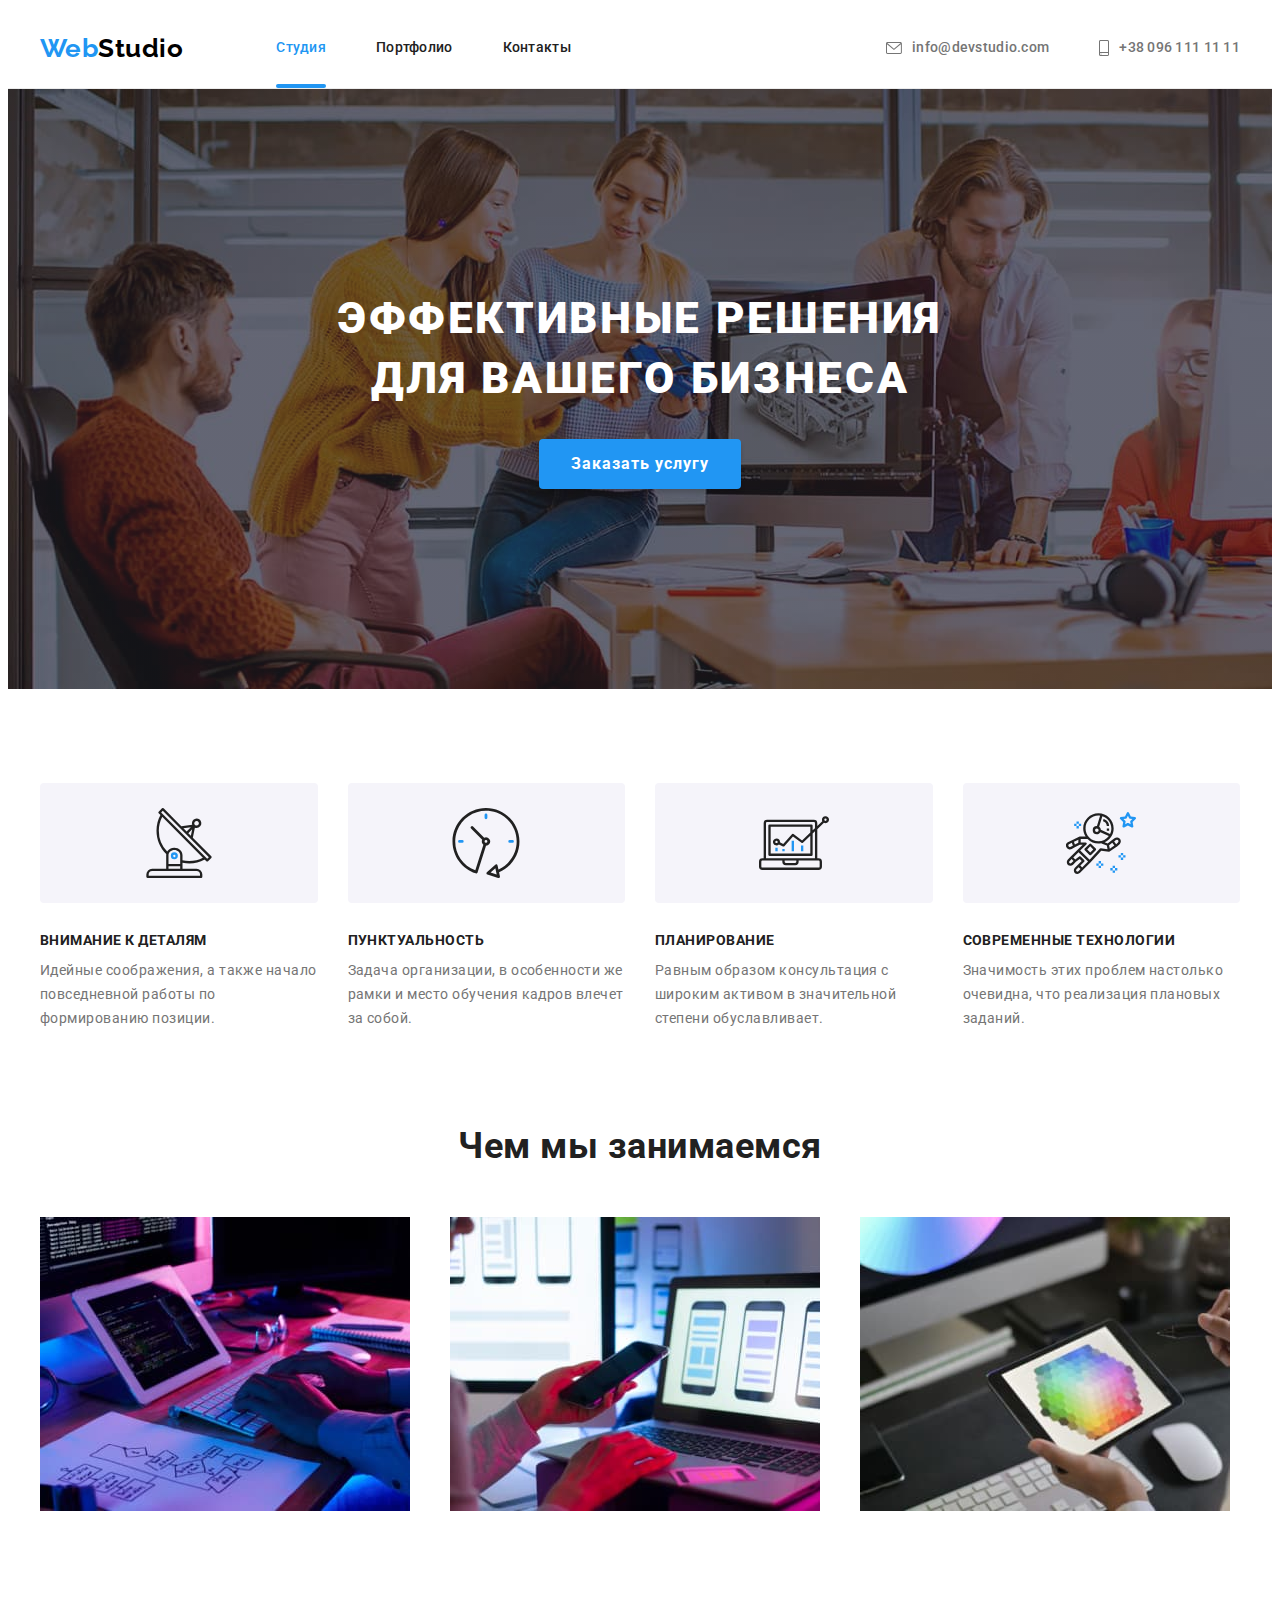
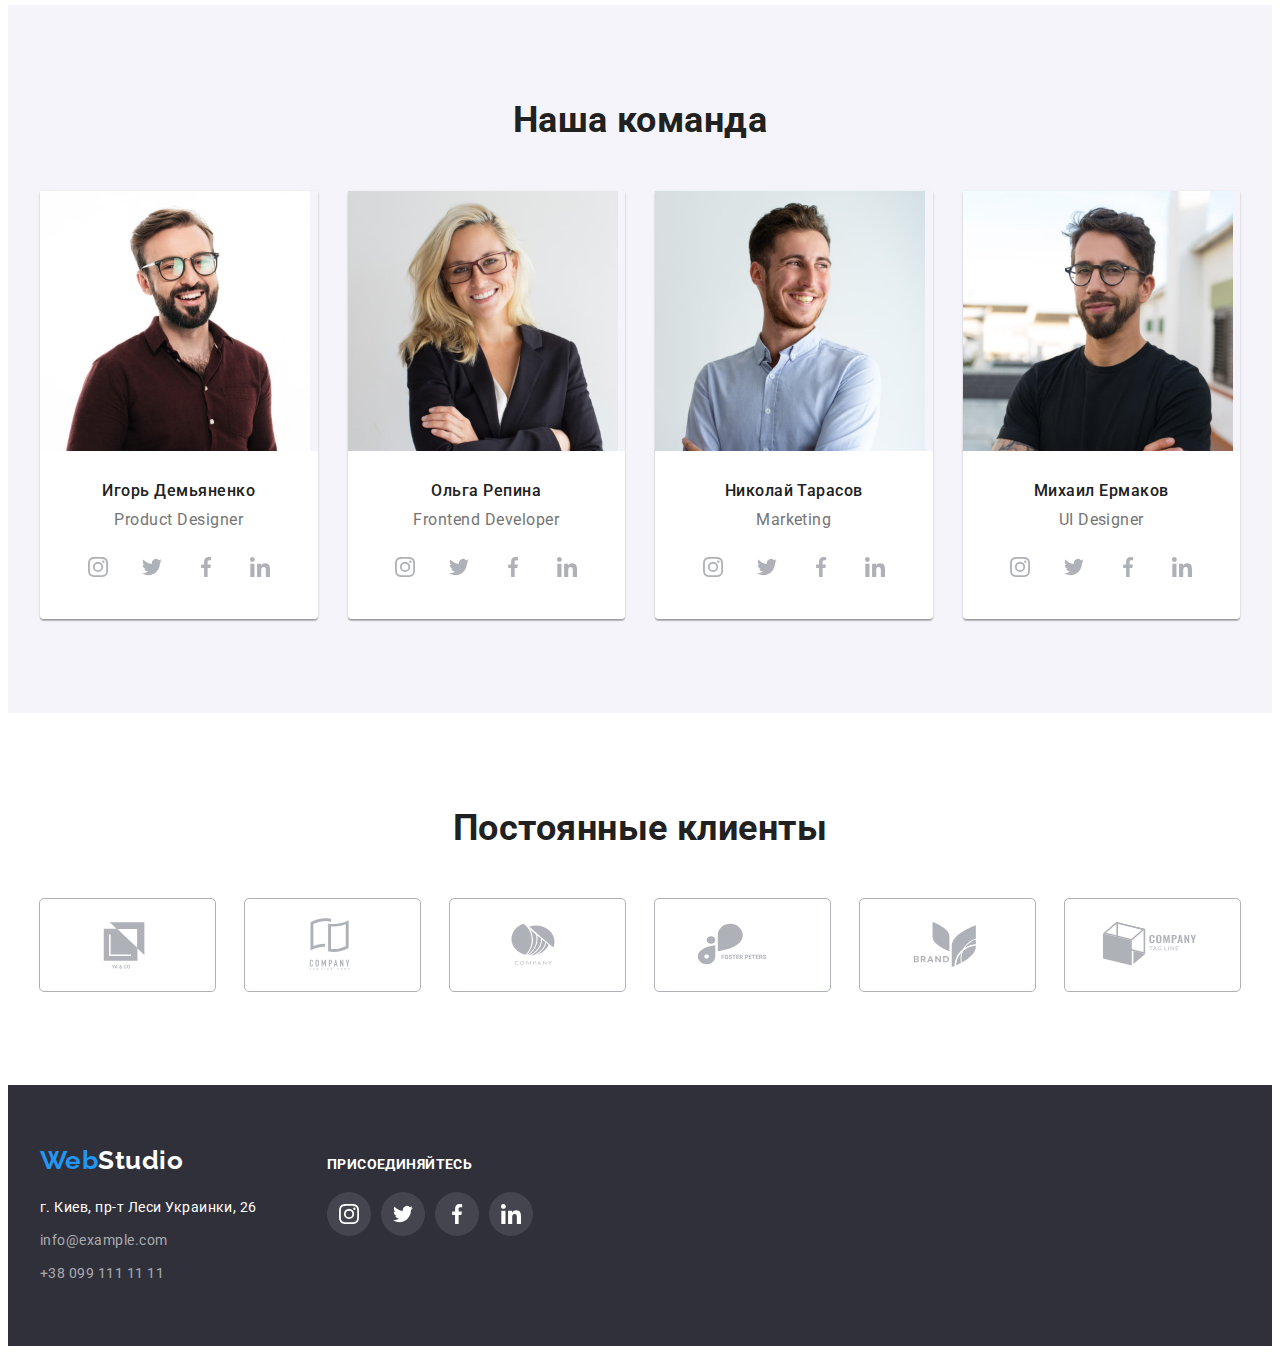
<file: index.html>
<!DOCTYPE html>
<html lang="ru">
  <head>
    <meta charset="UTF-8" />
    <meta http-equiv="X-UA-Compatible" content="IE=edge" />
    <meta name="viewport" content="width=device-width, initial-scale=1.0" />
    <link rel="preconnect" href="https://fonts.googleapis.com" />
    <link rel="preconnect" href="https://fonts.gstatic.com" crossorigin />
    <link
      href="https://fonts.googleapis.com/css2?family=Raleway:wght@700&family=Roboto:wght@400;500;700;900&display=swap"
      rel="stylesheet"
    />
    <link
      rel="stylesheet"
      href="https://cdnjs.cloudflare.com/ajax/libs/modern-normalize/1.1.0/modern-normalize.min.css"
      integrity="sha512-wpPYUAdjBVSE4KJnH1VR1HeZfpl1ub8YT/NKx4PuQ5NmX2tKuGu6U/JRp5y+Y8XG2tV+wKQpNHVUX03MfMFn9Q=="
      crossorigin="anonymous"
      referrerpolicy="no-referrer"
    />
    <link rel="stylesheet" href="./css/styles.css" />
    <title>WebStudio</title>
  </head>

  <body>
    <header class="main_header">
      <div class="container nav_header">
        <nav class="main_nav">
          <a href="./" lang="en" class="logo decoration margin_logo"
            ><span class="accent">Web</span>Studio</a
          >
          <ul class="site_nav list">
            <li class="item"><a href="./index.html" class="link current decoration">Студия</a></li>
            <li class="item"><a href="./portfolio.html" class="link decoration">Портфолио</a></li>
            <li class="item"><a href="" class="link decoration">Контакты</a></li>
          </ul>
        </nav>
        <ul class="contact_nav list">
          <li class="item">
            <a href="mailto:info@devstudio.com" class="link decoration">
              <svg width="16" height="12" class="contact_icon">
                <use href="./images/icons.svg#envelope"></use>
              </svg>
              info@devstudio.com
            </a>
          </li>
          <li class="item">
            <a href="tel:+380961111111" class="link decoration">
              <svg width="10" height="16" class="contact_icon">
                <use href="./images/icons.svg#smartphone"></use>
              </svg>
              +38 096 111 11 11
            </a>
          </li>
        </ul>
      </div>
    </header>

    <main>
      <section class="hero">
        <div class="container">
          <h1 class="hero_title">Эффективные решения для вашего бизнеса</h1>
          <button type="button" class="btn primary" data-modal-open>Заказать услугу</button>
        </div>
      </section>

      <!-- Main -->
      <section class="section no-padding">
        <div class="container">
          <h2 style="display: none" class="section_title none">Преимущества</h2>
          <ul class="section_items list no-margin">
            <li class="item block">
              <div class="icon_thumb">
                <svg width="70" height="70">
                  <use href="./images/icons.svg#antenna"></use>
                </svg>
              </div>
              <h3 class="title">Внимание к деталям</h3>
              <p class="text">
                Идейные соображения, а также начало повседневной работы по формированию позиции.
              </p>
            </li>
            <li class="item block">
              <div class="icon_thumb">
                <svg width="70" height="70">
                  <use href="./images/icons.svg#clock"></use>
                </svg>
              </div>
              <h3 class="title">Пунктуальность</h3>
              <p class="text">
                Задача организации, в особенности же рамки и место обучения кадров влечет за собой.
              </p>
            </li>
            <li class="item block">
              <div class="icon_thumb">
                <svg width="70" height="70">
                  <use href="./images/icons.svg#diagram"></use>
                </svg>
              </div>
              <h3 class="title">Планирование</h3>
              <p class="text">
                Равным образом консультация с широким активом в значительной степени обуславливает.
              </p>
            </li>
            <li class="item block">
              <div class="icon_thumb">
                <svg width="70" height="70">
                  <use href="./images/icons.svg#astronaut"></use>
                </svg>
              </div>
              <h3 class="title">Современные технологии</h3>
              <p class="text">
                Значимость этих проблем настолько очевидна, что реализация плановых заданий.
              </p>
            </li>
          </ul>
        </div>
      </section>
      <section class="section">
        <div class="container">
          <h2 class="section_title">Чем мы занимаемся</h2>
          <ul class="section_items list">
            <li class="item">
              <a href=""><img src="./images/box-1.jpg" alt="Набирає команда" width="370" /></a>
            </li>
            <li class="item">
              <a href=""><img src="./images/box-2.jpg" alt="Переглядає дизайн" width="370" /></a>
            </li>
            <li class="item">
              <a href=""
                ><img src="./images/box-3.jpg" alt="Розглядає палітру кольорів" width="370"
              /></a>
            </li>
          </ul>
        </div>
      </section>

      <!-- Comand -->
      <section class="section bg_color">
        <div class="container">
          <h2 class="section_title">Наша команда</h2>
          <ul class="section_items list shadow">
            <li class="item block">
              <div class="card_thumb">
                <img src="./images/img-1.jpg" alt="чоловік" width="270" />
              </div>
              <div class="card_content">
                <h3 class="name">Игорь Демьяненко</h3>
                <p class="text desc">Product Designer</p>
                <ul class="icon_social list">
                  <li class="item">
                    <a
                      href="https://www.instagram.com"
                      target="_blank"
                      rel="noopener noreferrer"
                      class="social_link"
                    >
                      <svg width="20" height="20" class="icon">
                        <use href="./images/icons.svg#instagram"></use>
                      </svg>
                    </a>
                  </li>
                  <li class="item">
                    <a
                      href="https://twitter.com"
                      target="_blank"
                      rel="noopener noreferrer"
                      class="social_link"
                    >
                      <svg width="20" height="20" class="icon">
                        <use href="./images/icons.svg#twitter"></use>
                      </svg>
                    </a>
                  </li>
                  <li class="item">
                    <a
                      href="https://facebook.com"
                      target="_blank"
                      rel="noopener noreferrer"
                      class="social_link"
                    >
                      <svg width="20" height="20" class="icon">
                        <use href="./images/icons.svg#facebook"></use>
                      </svg>
                    </a>
                  </li>
                  <li class="item">
                    <a
                      href="https://www.linkedin.com"
                      target="_blank"
                      rel="noopener noreferrer"
                      class="social_link"
                    >
                      <svg width="20" height="20" class="icon">
                        <use href="./images/icons.svg#linkedin"></use>
                      </svg>
                    </a>
                  </li>
                </ul>
              </div>
            </li>
            <li class="item block">
              <div class="card_thumb">
                <img src="./images/img-2.jpg" alt="жінка" width="270" />
              </div>
              <div class="card_content">
                <h3 class="name">Ольга Репина</h3>
                <p class="text desc">Frontend Developer</p>
                <ul class="icon_social list">
                  <li class="item">
                    <a
                      href="https://www.instagram.com"
                      target="_blank"
                      rel="noopener noreferrer"
                      class="social_link"
                    >
                      <svg width="20" height="20" class="icon">
                        <use href="./images/icons.svg#instagram"></use>
                      </svg>
                    </a>
                  </li>
                  <li class="item">
                    <a
                      href="https://twitter.com"
                      target="_blank"
                      rel="noopener noreferrer"
                      class="social_link"
                    >
                      <svg width="20" height="20" class="icon">
                        <use href="./images/icons.svg#twitter"></use>
                      </svg>
                    </a>
                  </li>
                  <li class="item">
                    <a
                      href="https://facebook.com"
                      target="_blank"
                      rel="noopener noreferrer"
                      class="social_link"
                    >
                      <svg width="20" height="20" class="icon">
                        <use href="./images/icons.svg#facebook"></use>
                      </svg>
                    </a>
                  </li>
                  <li class="item">
                    <a
                      href="https://www.linkedin.com"
                      target="_blank"
                      rel="noopener noreferrer"
                      class="social_link"
                    >
                      <svg width="20" height="20" class="icon">
                        <use href="./images/icons.svg#linkedin"></use>
                      </svg>
                    </a>
                  </li>
                </ul>
              </div>
            </li>
            <li class="item block">
              <div class="card_thumb">
                <img src="./images/img-3.jpg" alt="чоловік" width="270" />
              </div>
              <div class="card_content">
                <h3 class="name">Николай Тарасов</h3>
                <p class="text desc">Marketing</p>
                <ul class="icon_social list">
                  <li class="item">
                    <a
                      href="https://www.instagram.com"
                      target="_blank"
                      rel="noopener noreferrer"
                      class="social_link"
                    >
                      <svg width="20" height="20" class="icon">
                        <use href="./images/icons.svg#instagram"></use>
                      </svg>
                    </a>
                  </li>
                  <li class="item">
                    <a
                      href="https://twitter.com"
                      target="_blank"
                      rel="noopener noreferrer"
                      class="social_link"
                    >
                      <svg width="20" height="20" class="icon">
                        <use href="./images/icons.svg#twitter"></use>
                      </svg>
                    </a>
                  </li>
                  <li class="item">
                    <a
                      href="https://facebook.com"
                      target="_blank"
                      rel="noopener noreferrer"
                      class="social_link"
                    >
                      <svg width="20" height="20" class="icon">
                        <use href="./images/icons.svg#facebook"></use>
                      </svg>
                    </a>
                  </li>
                  <li class="item">
                    <a
                      href="https://www.linkedin.com"
                      target="_blank"
                      rel="noopener noreferrer"
                      class="social_link"
                    >
                      <svg width="20" height="20" class="icon">
                        <use href="./images/icons.svg#linkedin"></use>
                      </svg>
                    </a>
                  </li>
                </ul>
              </div>
            </li>
            <li class="item block">
              <div class="card_thumb">
                <img src="./images/img-4.jpg" alt="чоловік" width="270" />
              </div>
              <div class="card_content">
                <h3 class="name">Михаил Ермаков</h3>
                <p class="text desc">UI Designer</p>
                <ul class="icon_social list">
                  <li class="item">
                    <a
                      href="https://www.instagram.com"
                      target="_blank"
                      rel="noopener noreferrer"
                      class="social_link"
                    >
                      <svg width="20" height="20" class="icon">
                        <use href="./images/icons.svg#instagram"></use>
                      </svg>
                    </a>
                  </li>
                  <li class="item">
                    <a
                      href="https://twitter.com"
                      target="_blank"
                      rel="noopener noreferrer"
                      class="social_link"
                    >
                      <svg width="20" height="20" class="icon">
                        <use href="./images/icons.svg#twitter"></use>
                      </svg>
                    </a>
                  </li>
                  <li class="item">
                    <a
                      href="https://facebook.com"
                      target="_blank"
                      rel="noopener noreferrer"
                      class="social_link"
                    >
                      <svg width="20" height="20" class="icon">
                        <use href="./images/icons.svg#facebook"></use>
                      </svg>
                    </a>
                  </li>
                  <li class="item">
                    <a
                      href="https://www.linkedin.com"
                      target="_blank"
                      rel="noopener noreferrer"
                      class="social_link"
                    >
                      <svg width="20" height="20" class="icon">
                        <use href="./images/icons.svg#linkedin"></use>
                      </svg>
                    </a>
                  </li>
                </ul>
              </div>
            </li>
          </ul>
        </div>
      </section>

      <!-- Clients -->
      <section class="section">
        <div class="container client">
          <h2 class="client_title">Постоянные клиенты</h2>
          <ul class="client_items list">
            <li class="client_item">
              <a href="" class="link">
                <svg width="106" height="60" class="icon">
                  <use href="./images/icons.svg#company-1"></use>
                </svg>
              </a>
            </li>
            <li class="client_item">
              <a href="" class="link">
                <svg width="106" height="60" class="icon">
                  <use href="./images/icons.svg#company-2"></use>
                </svg>
              </a>
            </li>
            <li class="client_item">
              <a href="" class="link">
                <svg width="106" height="60" class="icon">
                  <use href="./images/icons.svg#company-3"></use>
                </svg>
              </a>
            </li>
            <li class="client_item">
              <a href="" class="link">
                <svg width="106" height="60" class="icon">
                  <use href="./images/icons.svg#company-4"></use>
                </svg>
              </a>
            </li>
            <li class="client_item">
              <a href="" class="link">
                <svg width="106" height="60" class="icon">
                  <use href="./images/icons.svg#company-5"></use>
                </svg>
              </a>
            </li>
            <li class="client_item">
              <a href="" class="link">
                <svg width="106" height="60" class="icon">
                  <use href="./images/icons.svg#company-6"></use>
                </svg>
              </a>
            </li>
          </ul>
        </div>
      </section>
    </main>

    <!-- Footer -->
    <footer>
      <div class="container primary_footer">
        <!-- Adress -->
        <div class="container_address">
          <a href="./" lang="en" class="logo white decoration"
            ><span class="accent">Web</span>Studio</a
          >
          <address class="address">
            <ul class="address_items list">
              <li class="item">
                <a
                  href="https://goo.gl/maps/qfHzh91Hibz9nCDFA"
                  target="_blank"
                  rel="noopener noreferrer"
                  class="link decoration physical"
                  >г. Киев, пр-т Леси Украинки, 26</a
                >
              </li>
              <li class="item">
                <a href="mailto:info@example.com" class="link decoration">info@example.com</a>
              </li>
              <li class="item">
                <a href="tel:+380991111111" class="link decoration">+38 099 111 11 11</a>
              </li>
            </ul>
          </address>
        </div>

        <!-- Come together -->
        <section class="social">
          <h3 class="social_title">присоединяйтесь</h3>
          <ul class="icon_social list">
            <li class="item">
              <a
                href="https://www.instagram.com"
                target="_blank"
                rel="noopener noreferrer"
                class="social_link"
              >
                <svg width="20" height="20" class="icon">
                  <use href="./images/icons.svg#instagram"></use>
                </svg>
              </a>
            </li>
            <li class="item">
              <a
                href="https://twitter.com"
                target="_blank"
                rel="noopener noreferrer"
                class="social_link"
              >
                <svg width="20" height="20" class="icon">
                  <use href="./images/icons.svg#twitter"></use>
                </svg>
              </a>
            </li>
            <li class="item">
              <a
                href="https://facebook.com"
                target="_blank"
                rel="noopener noreferrer"
                class="social_link"
              >
                <svg width="20" height="20" class="icon">
                  <use href="./images/icons.svg#facebook"></use>
                </svg>
              </a>
            </li>
            <li class="item">
              <a
                href="https://www.linkedin.com"
                target="_blank"
                rel="noopener noreferrer"
                class="social_link"
              >
                <svg width="20" height="20" class="icon">
                  <use href="./images/icons.svg#linkedin"></use>
                </svg>
              </a>
            </li>
          </ul>
        </section>
      </div>
    </footer>

    <!-- Modal -->
    <div class="backdrop is_hidden" data-modal>
      <div class="modal">
        <button type="button" class="btn_closed" data-modal-close>
          <svg width="18" height="18">
            <use href="./images/icons.svg#close"></use>
          </svg>
        </button>
      </div>
    </div>

    <script src="./js/modal.js"></script>
  </body>
</html>
</file>
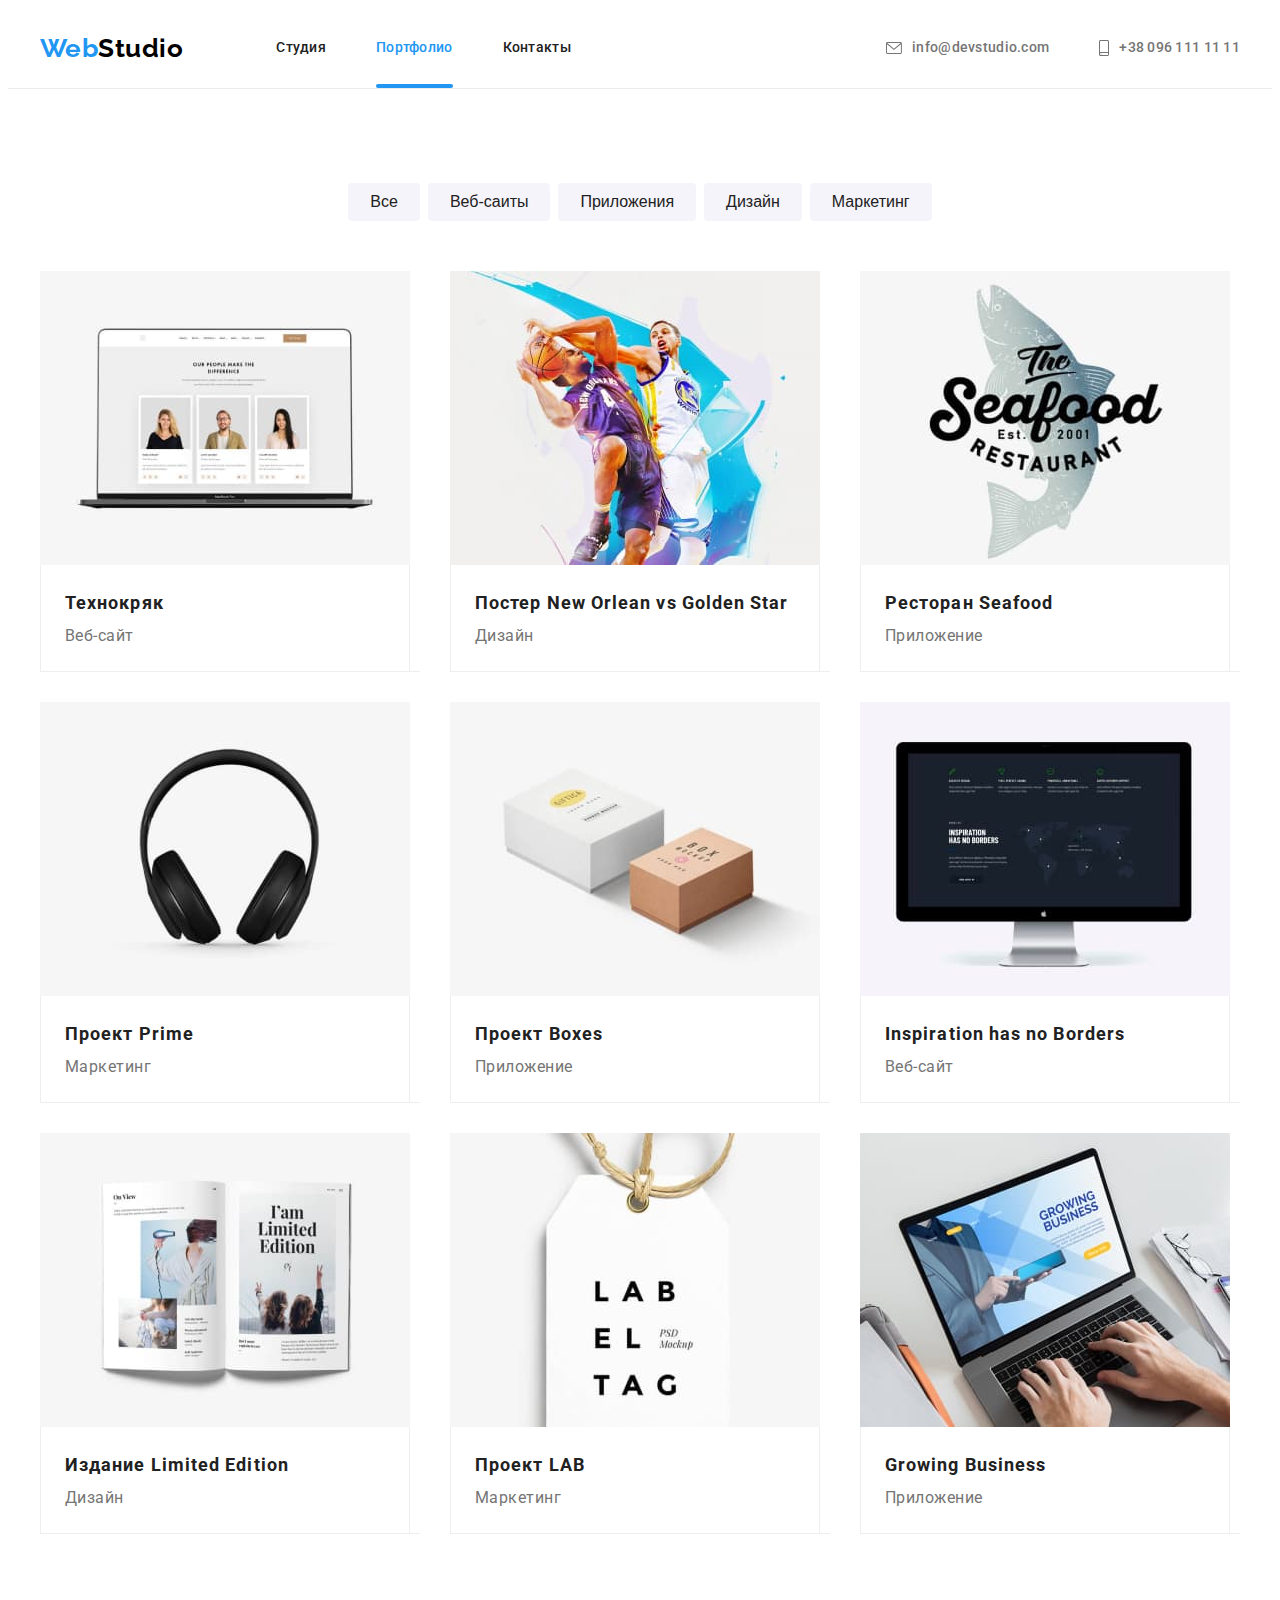
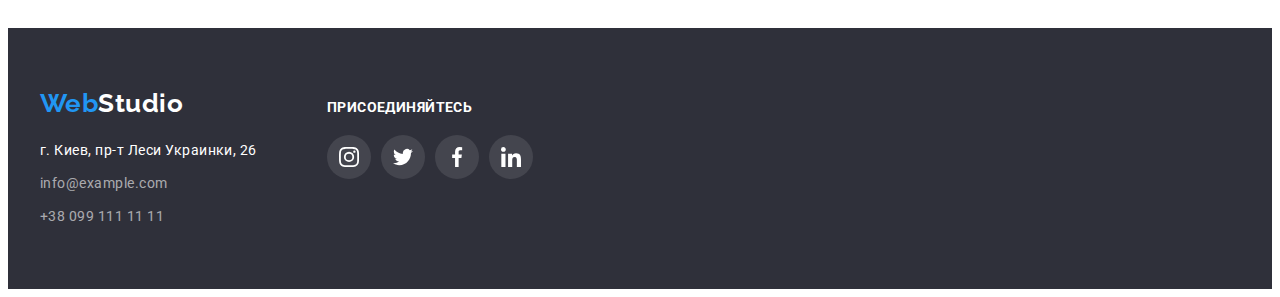
<file: portfolio.html>
<!DOCTYPE html>
<html lang="ru">
  <head>
    <meta charset="UTF-8" />
    <meta http-equiv="X-UA-Compatible" content="IE=edge" />
    <meta name="viewport" content="width=device-width, initial-scale=1.0" />
    <link rel="preconnect" href="https://fonts.googleapis.com" />
    <link rel="preconnect" href="https://fonts.gstatic.com" crossorigin />
    <link
      href="https://fonts.googleapis.com/css2?family=Raleway:wght@700&family=Roboto:wght@400;500;700;900&display=swap"
      rel="stylesheet"
    />
    <link
      rel="stylesheet"
      href="https://cdnjs.cloudflare.com/ajax/libs/modern-normalize/1.1.0/modern-normalize.min.css"
      integrity="sha512-wpPYUAdjBVSE4KJnH1VR1HeZfpl1ub8YT/NKx4PuQ5NmX2tKuGu6U/JRp5y+Y8XG2tV+wKQpNHVUX03MfMFn9Q=="
      crossorigin="anonymous"
      referrerpolicy="no-referrer"
    />
    <link rel="stylesheet" href="./css/styles.css" />
    <title>WebStudio - Портфолио</title>
  </head>

  <body>
    <header class="main_header">
      <div class="container nav_header">
        <nav class="main_nav">
          <a href="./" lang="en" class="logo decoration margin_logo"
            ><span class="accent">Web</span>Studio</a
          >
          <ul class="site_nav list">
            <li class="item"><a href="./index.html" class="link decoration">Студия</a></li>
            <li class="item">
              <a href="./portfolio.html" class="link current decoration">Портфолио</a>
            </li>
            <li class="item"><a href="" class="link decoration">Контакты</a></li>
          </ul>
        </nav>
        <ul class="contact_nav list">
          <li class="item">
            <a href="mailto:info@devstudio.com" class="link decoration">
              <svg width="16" height="12" class="contact_icon">
                <use href="./images/icons.svg#envelope"></use>
              </svg>
              info@devstudio.com
            </a>
          </li>
          <li class="item">
            <a href="tel:+380961111111" class="link decoration">
              <svg width="10" height="16" class="contact_icon">
                <use href="./images/icons.svg#smartphone"></use>
              </svg>
              +38 096 111 11 11
            </a>
          </li>
        </ul>
      </div>
    </header>

    <!-- Portfolio -->
    <main>
      <section class="section">
        <div class="container">
          <h1 style="display: none">Приклади робіт</h1>

          <!-- Filter -->
          <ul class="list work_filter">
            <li class="item"><button type="button" class="btn secondary">Все</button></li>
            <li class="item"><button type="button" class="btn secondary">Веб-саиты</button></li>
            <li class="item"><button type="button" class="btn secondary">Приложения</button></li>
            <li class="item"><button type="button" class="btn secondary">Дизайн</button></li>
            <li class="item"><button type="button" class="btn secondary">Маркетинг</button></li>
          </ul>

          <!-- Works -->
          <ul class="work list">
            <li class="item">
              <a href="" class="link decoration">
                <div class="card_thumb">
                  <img src="./images/project-1.jpg" alt="Пример работы" width="370" />
                  <div class="overlay">
                    <p class="pre_text">
                      Ресурс предлагает комплексные предложения с разным уровнем функционала и
                      сервисов. Все это позволит посетителю получить исчерпывающие сведения <br />о
                      компании или частном лице.
                    </p>
                  </div>
                </div>
                <div class="card_content">
                  <h2 class="title">Технокряк</h2>
                  <p class="text">Веб-сайт</p>
                </div>
              </a>
            </li>
            <li class="item">
              <a href="" class="link decoration">
                <div class="card_thumb">
                  <img src="./images/project-2.jpg" alt="Пример работы" width="370" />
                  <div class="overlay">
                    <p class="pre_text">
                      Ресурс предлагает комплексные предложения с разным уровнем функционала и
                      сервисов. Все это позволит посетителю получить исчерпывающие сведения <br />о
                      компании или частном лице.
                    </p>
                  </div>
                </div>
                <div class="card_content">
                  <h2 class="title">Постер New Orlean vs Golden Star</h2>
                  <p class="text">Дизайн</p>
                </div>
              </a>
            </li>
            <li class="item">
              <a href="" class="link decoration">
                <div class="card_thumb">
                  <img src="./images/project-3.jpg" alt="Пример работы" width="370" />
                  <div class="overlay">
                    <p class="pre_text">
                      Ресурс предлагает комплексные предложения с разным уровнем функционала и
                      сервисов. Все это позволит посетителю получить исчерпывающие сведения <br />о
                      компании или частном лице.
                    </p>
                  </div>
                </div>
                <div class="card_content">
                  <h2 class="title">Ресторан Seafood</h2>
                  <p class="text">Приложение</p>
                </div>
              </a>
            </li>
            <li class="item">
              <a href="" class="link decoration">
                <div class="card_thumb">
                  <img src="./images/project-4.jpg" alt="Пример работы" width="370" />
                  <div class="overlay">
                    <p class="pre_text">
                      Ресурс предлагает комплексные предложения с разным уровнем функционала и
                      сервисов. Все это позволит посетителю получить исчерпывающие сведения <br />о
                      компании или частном лице.
                    </p>
                  </div>
                </div>
                <div class="card_content">
                  <h2 class="title">Проект Prime</h2>
                  <p class="text">Маркетинг</p>
                </div>
              </a>
            </li>
            <li class="item">
              <a href="" class="link decoration">
                <div class="card_thumb">
                  <img src="./images/project-5.jpg" alt="Пример работы" width="370" />
                  <div class="overlay">
                    <p class="pre_text">
                      Ресурс предлагает комплексные предложения с разным уровнем функционала и
                      сервисов. Все это позволит посетителю получить исчерпывающие сведения <br />о
                      компании или частном лице.
                    </p>
                  </div>
                </div>
                <div class="card_content">
                  <h2 class="title">Проект Boxes</h2>
                  <p class="text">Приложение</p>
                </div>
              </a>
            </li>
            <li class="item">
              <a href="" class="link decoration">
                <div class="card_thumb">
                  <img src="./images/project-6.jpg" alt="Пример работы" width="370" />
                  <div class="overlay">
                    <p class="pre_text">
                      Ресурс предлагает комплексные предложения с разным уровнем функционала и
                      сервисов. Все это позволит посетителю получить исчерпывающие сведения <br />о
                      компании или частном лице.
                    </p>
                  </div>
                </div>
                <div class="card_content">
                  <h2 class="title">Inspiration has no Borders</h2>
                  <p class="text">Веб-сайт</p>
                </div>
              </a>
            </li>
            <li class="item">
              <a href="" class="link decoration">
                <div class="card_thumb">
                  <img src="./images/project-7.jpg" alt="Пример работы" width="370" />
                  <div class="overlay">
                    <p class="pre_text">
                      Ресурс предлагает комплексные предложения с разным уровнем функционала и
                      сервисов. Все это позволит посетителю получить исчерпывающие сведения <br />о
                      компании или частном лице.
                    </p>
                  </div>
                </div>
                <div class="card_content">
                  <h2 class="title">Издание Limited Edition</h2>
                  <p class="text">Дизайн</p>
                </div>
              </a>
            </li>
            <li class="item">
              <a href="" class="link decoration">
                <div class="card_thumb">
                  <img src="./images/project-8.jpg" alt="Пример работы" width="370" />
                  <div class="overlay">
                    <p class="pre_text">
                      Ресурс предлагает комплексные предложения с разным уровнем функционала и
                      сервисов. Все это позволит посетителю получить исчерпывающие сведения <br />о
                      компании или частном лице.
                    </p>
                  </div>
                </div>
                <div class="card_content">
                  <h2 class="title">Проект LAB</h2>
                  <p class="text">Маркетинг</p>
                </div>
              </a>
            </li>
            <li class="item">
              <a href="" class="link decoration">
                <div class="card_thumb">
                  <img src="./images/project-9.jpg" alt="Пример работы" width="370" />
                  <div class="overlay">
                    <p class="pre_text">
                      Ресурс предлагает комплексные предложения с разным уровнем функционала и
                      сервисов. Все это позволит посетителю получить исчерпывающие сведения <br />о
                      компании или частном лице.
                    </p>
                  </div>
                </div>
                <div class="card_content">
                  <h2 class="title">Growing Business</h2>
                  <p class="text">Приложение</p>
                </div>
              </a>
            </li>
          </ul>
        </div>
      </section>
    </main>

    <footer>
      <div class="container primary_footer">
        <!-- Aress -->
        <div class="container_address">
          <a href="./" lang="en" class="logo white decoration"
            ><span class="accent">Web</span>Studio</a
          >
          <address class="address">
            <ul class="address_items list">
              <li class="item">
                <a
                  href="https://goo.gl/maps/qfHzh91Hibz9nCDFA"
                  target="_blank"
                  rel="noopener noreferrer"
                  class="link decoration physical"
                  >г. Киев, пр-т Леси Украинки, 26</a
                >
              </li>
              <li class="item">
                <a href="mailto:info@example.com" class="link decoration">info@example.com</a>
              </li>
              <li class="item">
                <a href="tel:+380991111111" class="link decoration">+38 099 111 11 11</a>
              </li>
            </ul>
          </address>
        </div>

        <!-- Come together -->
        <section class="social">
          <h3 class="social_title">присоединяйтесь</h3>
          <ul class="icon_social list">
            <li class="item">
              <a
                href="https://www.instagram.com"
                target="_blank"
                rel="noopener noreferrer"
                class="social_link"
              >
                <svg width="20" height="20" class="icon">
                  <use href="./images/icons.svg#instagram"></use>
                </svg>
              </a>
            </li>
            <li class="item">
              <a
                href="https://twitter.com"
                target="_blank"
                rel="noopener noreferrer"
                class="social_link"
              >
                <svg width="20" height="20" class="icon">
                  <use href="./images/icons.svg#twitter"></use>
                </svg>
              </a>
            </li>
            <li class="item">
              <a
                href="https://facebook.com"
                target="_blank"
                rel="noopener noreferrer"
                class="social_link"
              >
                <svg width="20" height="20" class="icon">
                  <use href="./images/icons.svg#facebook"></use>
                </svg>
              </a>
            </li>
            <li class="item">
              <a
                href="https://www.linkedin.com"
                target="_blank"
                rel="noopener noreferrer"
                class="social_link"
              >
                <svg width="20" height="20" class="icon">
                  <use href="./images/icons.svg#linkedin"></use>
                </svg>
              </a>
            </li>
          </ul>
        </section>
      </div>
    </footer>
  </body>
</html>
</file>
<file: css/styles.css>
:root {
  --primary-bg-color: #ffffff;
  --primary-text-color: #212121;
  --title-text-color: #757575;
  --accent-color: #2196f3;
  --footer-bg-color: #2f303a;
  --text-logo-color: #000000;
  --primary-btn-color: #f5f4fa;
  --primary-icon-color: #afb1b8;
  --card-shadow: 0px 1px 3px rgba(0, 0, 0, 0.12), 0px 1px 1px rgba(0, 0, 0, 0.14),
    0px 2px 1px rgba(0, 0, 0, 0.2);

  --work-shadow: 0px 1px 1px rgba(0, 0, 0, 0.12), 0px 4px 4px rgba(0, 0, 0, 0.06),
    1px 4px 6px rgba(0, 0, 0, 0.16);
  --card-set-gap: 30px;
  --section-padding: 94px;
  --border-work: 1px solid #eeeeee;
  --border-radius: 4px;
}

body {
  color: var(--primary-text-color);
  background-color: var(--primary-bg-color);
  font-family: Roboto, sans-serif;
  letter-spacing: 0.03em;
}

img {
  display: block;
  max-width: 100%;
  height: auto;
}

.container {
  margin-left: auto;
  margin-right: auto;
  width: 1200px;
  padding-left: 15px;
  padding-right: 15px;
}

.list {
  padding: 0;
  margin: 0;
  list-style: none;
}

.decoration {
  text-decoration: none;
}

.main_header {
  border-bottom: 1px solid #ececec;
}

.nav_header {
  display: flex;
  justify-content: space-between;
  align-items: center;
}

.main_nav {
  display: flex;
  align-items: center;
}

/* Logo */

.logo {
  display: inline-block;
  color: var(--text-logo-color);
  font-family: Raleway, sans-serif;
  font-weight: 700;
  font-size: 26px;
  line-height: 1.19;
}

.logo > .accent {
  color: var(--accent-color);
}

.margin_logo {
  margin-right: 93px;
}

/* Navigation */

.site_nav {
  display: flex;
}
.site_nav > .item {
  position: relative;
}

.site_nav > .item:not(:last-child) {
  margin-right: 50px;
}

.contact_nav .link,
.site_nav .link {
  padding-top: 32px;
  padding-bottom: 32px;
  font-weight: 500;
  font-size: 14px;
  line-height: 1.14;
  letter-spacing: 0.02em;
}

.site_nav .link {
  display: inline-block;
  color: var(--primary-text-color);
  transition: color 250ms cubic-bezier(0.4, 0, 0.2, 1);
}

.contact_nav .link {
  display: inline-flex;
  align-items: center;
  color: var(--title-text-color);
  transition: color 250ms cubic-bezier(0.4, 0, 0.2, 1);
}

.site_nav .link:hover,
.site_nav .link:focus,
.contact_nav .link:hover,
.contact_nav .link:focus {
  color: var(--accent-color);
}

.site_nav .link.current {
  color: var(--accent-color);
}

.site_nav .link.current::after {
  content: '';
  position: absolute;
  left: 0;
  bottom: 0;
  width: 100%;
  height: 4px;
  background-color: var(--accent-color);
  border-radius: 2px;
}

.contact_nav {
  display: flex;
}

.contact_nav > .item:not(:last-child) {
  margin-right: 50px;
}

.contact_icon {
  margin-right: 10px;
  fill: currentColor;
}

/* Hero */

.hero {
  display: flex;
  max-width: 1600px;
  height: 600px;
  margin-left: auto;
  margin-right: auto;
  align-items: center;
  background-color: #c4c4c4;
  background-image: linear-gradient(to right, rgba(47, 48, 58, 0.4), rgba(47, 48, 58, 0.4)),
    url(../images/hero.jpg);
  color: var(--primary-bg-color);
  text-align: center;
}

.hero_title {
  width: 700px;
  margin-top: 0;
  margin-bottom: var(--card-set-gap);
  margin-left: auto;
  margin-right: auto;
  font-weight: 900;
  font-size: 44px;
  line-height: 1.36;
  letter-spacing: 0.06em;
  text-transform: uppercase;
}

/* Sections */

.section {
  padding-top: var(--section-padding);
  padding-bottom: var(--section-padding);
}

.section.no-padding {
  padding-top: var(--section-padding);
  padding-bottom: 0;
}

.section.bg_color {
  background-color: var(--primary-btn-color);
}

.section_items.no-margin {
  margin-top: 0;
  margin-bottom: 0;
}

.section_items {
  display: flex;
  flex-wrap: wrap;
  margin-top: calc(-1 * var(--card-set-gap));
  margin-left: calc(-1 * var(--card-set-gap));
}

.section_items > .item {
  flex-basis: calc(100% / 3 - var(--card-set-gap));
  margin-top: var(--card-set-gap);
  margin-left: var(--card-set-gap);
}

.section_items > .item.block {
  flex-basis: calc(100% / 4 - var(--card-set-gap));
}

.section_items.no-margin > .item.block {
  margin-top: 0;
}

.icon_thumb {
  display: flex;
  height: 120px;
  margin-bottom: var(--card-set-gap);
  justify-content: center;
  align-items: center;
  background-color: var(--primary-btn-color);
  border-radius: 4px;
}

.section_title {
  margin-top: 0;
  margin-bottom: 50px;
  font-weight: 700;
  font-size: 36px;
  line-height: 1.17;
  text-align: center;
}

.section_items .title {
  margin-top: 0;
  margin-bottom: 10px;
  font-weight: 700;
  font-size: 14px;
  line-height: 1.14;
  text-transform: uppercase;
}

.section_items .text {
  margin-top: 0;
  margin-bottom: 0;
  color: var(--title-text-color);
  font-size: 14px;
  line-height: 1.71;
}

/* Comand */

.section_items.shadow .item.block {
  box-shadow: var(--card-shadow);
  border-bottom-left-radius: var(--border-radius);
  border-bottom-right-radius: var(--border-radius);
}

.card_content {
  padding-top: var(--card-set-gap);
  padding-bottom: var(--card-set-gap);
  background-color: var(--primary-bg-color);
}

.section_items .card_content {
  text-align: center;
  border-bottom-left-radius: var(--border-radius);
  border-bottom-right-radius: var(--border-radius);
}

.section_items .name {
  margin-top: 0;
  margin-bottom: 10px;
  font-weight: 500;
  font-size: 16px;
  line-height: 1.19;
}

.section_items .text.desc {
  margin-bottom: 16px;
  font-size: 16px;
  line-height: 1.19;
}

/* Social links */

.icon_social {
  display: flex;
  margin-left: auto;
  margin-right: auto;
  justify-content: center;
}

.icon_social > .item:not(:last-child) {
  margin-right: 10px;
}

.social_link {
  display: flex;
  width: 44px;
  height: 44px;
  justify-content: center;
  align-items: center;
  border-radius: 50%;
}

.card_content .social_link {
  color: var(--primary-icon-color);
  transition: background-color 250ms cubic-bezier(0.4, 0, 0.2, 1),
    color 250ms cubic-bezier(0.4, 0, 0.2, 1);
}

.card_content .social_link:hover,
.card_content .social_link:focus {
  background-color: var(--accent-color);
  color: var(--primary-bg-color);
}

.social_link .icon {
  fill: currentColor;
}

/* Clients */

.client {
  text-align: center;
}

.client_title {
  margin-top: 0;
  margin-bottom: 50px;
  padding: 0;
  font-weight: 700;
  font-size: 36px;
  line-height: 42px;
}

.client_item > .link {
  display: flex;
  padding: 16px 32px;
  color: var(--primary-icon-color);
  outline: 1px solid var(--primary-icon-color);
  border-radius: 4px;
  transition: color 250ms cubic-bezier(0.4, 0, 0.2, 1), outline 250ms cubic-bezier(0.4, 0, 0.2, 1);
}

.client_item > .link:hover,
.client_item > .link:focus {
  color: var(--accent-color);
  outline: 1px solid var(--accent-color);
}

.client_items {
  display: flex;
  flex-wrap: wrap;
  margin-top: calc(-1 * var(--card-set-gap));
  margin-left: calc(-1 * var(--card-set-gap));
}

.client_items > .client_item {
  flex-basis: calc(100% / 6 - var(--card-set-gap));
  margin-top: var(--card-set-gap);
  margin-left: var(--card-set-gap);
}

.client_item .icon {
  fill: currentColor;
}

/* Footer */

footer {
  display: flex;
  padding-top: 60px;
  padding-bottom: 60px;
  background-color: var(--footer-bg-color);
}

.primary_footer {
  display: flex;
  align-items: baseline;
}

.container_address {
  margin-right: 70px;
}

.logo.white {
  margin-bottom: 20px;
}

.logo.white,
.address_items .link.physical {
  color: var(--primary-bg-color);
}

.address {
  font-style: inherit;
}
.address_items > .item:not(:last-child) {
  margin-bottom: 9px;
}

.address_items .link {
  display: inline-block;
  color: rgba(255, 255, 255, 0.6);
  font-size: 14px;
  line-height: 1.71;
  transition: color 250ms cubic-bezier(0.4, 0, 0.2, 1);
}

.address_items .link:hover,
.address_items .link:focus {
  color: var(--accent-color);
}

/* Come together */

.social_title {
  margin-top: 0;
  margin-bottom: 20px;
  font-weight: 700;
  font-size: 14px;
  line-height: 16px;
  letter-spacing: 0.03em;
  text-transform: uppercase;
  color: var(--primary-bg-color);
}

.social .social_link {
  background: rgba(255, 255, 255, 0.1);
  color: var(--primary-bg-color);
  transition: background-color 250ms cubic-bezier(0.4, 0, 0.2, 1);
}

.social .social_link:hover,
.social .social_link:focus {
  background-color: var(--accent-color);
}

/* Button */

.btn {
  cursor: pointer;
  border: none;
  border-radius: 4px;
}

.btn.primary {
  padding: 10px 32px;
  font-family: inherit;
  font-weight: 700;
  font-size: 16px;
  line-height: 1.88;
  letter-spacing: 0.06em;
  color: var(--primary-bg-color);
  background-color: var(--accent-color);
  box-shadow: 0px 4px 4px rgba(0, 0, 0, 0.15);
  transition: background-color 250ms cubic-bezier(0.4, 0, 0.2, 1);
}

.btn.primary:hover,
.btn.primary:focus {
  background-color: #188ce8;
}

/* Filter */

.section .work_filter {
  display: flex;
  justify-content: center;
  margin-bottom: 50px;
  margin-left: auto;
  margin-right: auto;
}

.work_filter > .item:not(:last-child) {
  margin-right: 8px;
}

.work_filter .btn.secondary {
  padding: 6px 22px;
  font-weight: 500;
  font-size: 16px;
  line-height: 1.62;
  background-color: var(--primary-btn-color);
  color: var(--primary-text-color);
  transition: background-color 250ms cubic-bezier(0.4, 0, 0.2, 1),
    color 250ms cubic-bezier(0.4, 0, 0.2, 1), box-shadow 250ms cubic-bezier(0.4, 0, 0.2, 1);
}

.work_filter .btn.secondary:hover,
.work_filter .btn.secondary:focus {
  background-color: var(--accent-color);
  color: var(--primary-bg-color);
  box-shadow: 0px 3px 1px rgba(0, 0, 0, 0.1), 0px 1px 2px rgba(0, 0, 0, 0.08),
    0px 2px 2px rgba(0, 0, 0, 0.12);
}

/* Works */

.work {
  display: flex;
  flex-wrap: wrap;
  margin-top: calc(-1 * var(--card-set-gap));
  margin-left: calc(-1 * var(--card-set-gap));
}

.work .card_thumb {
  position: relative;
  overflow: hidden;
}

.overlay {
  position: absolute;
  top: 0;
  left: 0;
  width: 100%;
  height: 100%;
  padding: 63px 24px;
  background-color: rgba(33, 150, 243, 0.9);
  transform: translateY(101%);
  transition: transform 250ms cubic-bezier(0.4, 0, 0.2, 1);
}

.work .link:hover .overlay,
.work .link:focus .overlay {
  transform: translateY(0);
}

.card_thumb .pre_text {
  margin: 0;
  font-size: 18px;
  line-height: 1.56;
  color: var(--primary-bg-color);
}

.work .card_content {
  padding: 20px 24px;
  border-left: var(--border-work);
  border-right: var(--border-work);
}

.work > .item {
  flex-basis: calc(100% / 3 - var(--card-set-gap));
  margin-top: var(--card-set-gap);
  margin-left: var(--card-set-gap);
  border-bottom: var(--border-work);
}

.work .link.decoration {
  display: inline-block;
  transition: box-shadow 250ms cubic-bezier(0.4, 0, 0.2, 1);
}

.work .link.decoration:hover,
.work .link.decoration:focus {
  box-shadow: var(--work-shadow);
}

.link .title {
  margin-top: 0;
  margin-bottom: 0;
  font-weight: 700;
  font-size: 18px;
  line-height: 2;
  letter-spacing: 0.06em;
  color: var(--primary-text-color);
}

.link .text {
  margin-top: 0;
  margin-bottom: 0;
  font-size: 16px;
  line-height: 1.88;
  color: var(--title-text-color);
}

/* Modal */

.backdrop {
  position: fixed;
  top: 0;
  left: 0;
  width: 100%;
  height: 100%;
  background-color: rgba(0, 0, 0, 0.2);
  opacity: 1;
  transition: opacity 250ms cubic-bezier(0.4, 0, 0.2, 1);
}

.backdrop.is_hidden {
  opacity: 0;
  pointer-events: none;
}

.backdrop.is_hidden .modal {
  transform: translate(-50%, -50%) scale(0.4, 0.1);
  opacity: 0;
}

.modal {
  position: absolute;
  top: 50%;
  left: 50%;
  min-width: 528px;
  min-height: 581px;
  background-color: var(--primary-bg-color);
  box-shadow: var(--card-shadow);
  border-radius: var(--border-radius);
  transform: translate(-50%, -50%) scale(1, 1);
  opacity: 1;
  transition: transform 250ms cubic-bezier(0.4, 0, 0.2, 1),
    opacity 250ms cubic-bezier(0.4, 0, 0.2, 1);
}

.btn_closed {
  position: absolute;
  display: inline-flex;
  top: 8px;
  right: 8px;
  width: 30px;
  height: 30px;
  padding: 6px;
  cursor: pointer;
  background-color: var(--primary-bg-color);
  border: 1px solid rgba(0, 0, 0, 0.1);
  border-radius: 50%;
}
</file>
